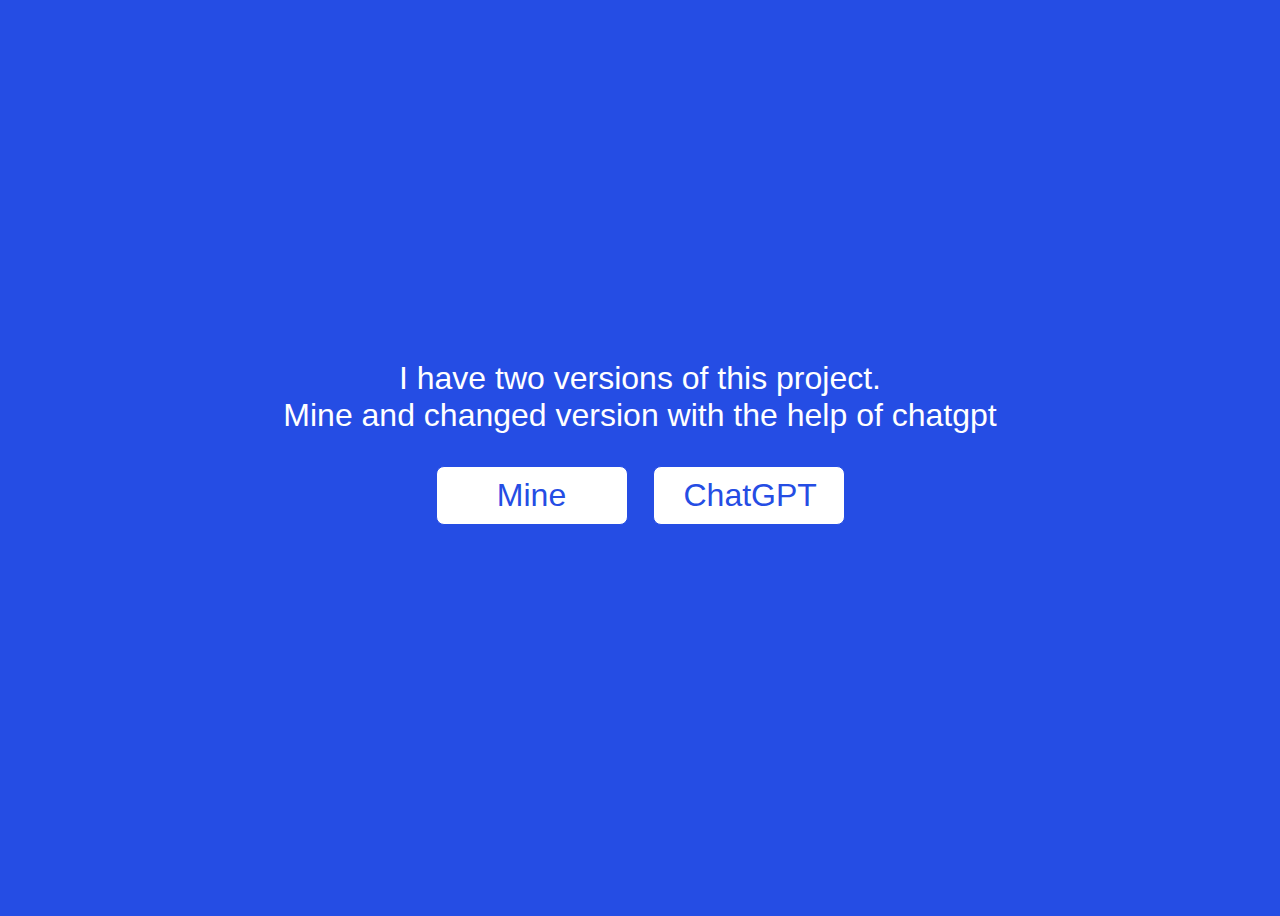
<file: index.html>
<!DOCTYPE html>
<html lang="en">

<head>
    <meta charset="UTF-8">
    <meta name="viewport" content="width=device-width, initial-scale=1.0">
    <link rel="stylesheet" href="styles.css">
    <title>Project: Landing Page. Foundation Course. Versions</title>
</head>

<body>
    <p>I have two versions of this project. <br>Mine and changed version with the help of chatgpt
    </p>
    <ul>
        <li><a href="just-mine/index.html">Mine</a></li>
        <li><a href="improved-with-chat-gpt/index.html">ChatGPT</a></li>
    </ul>
</body>

</html>
</file>
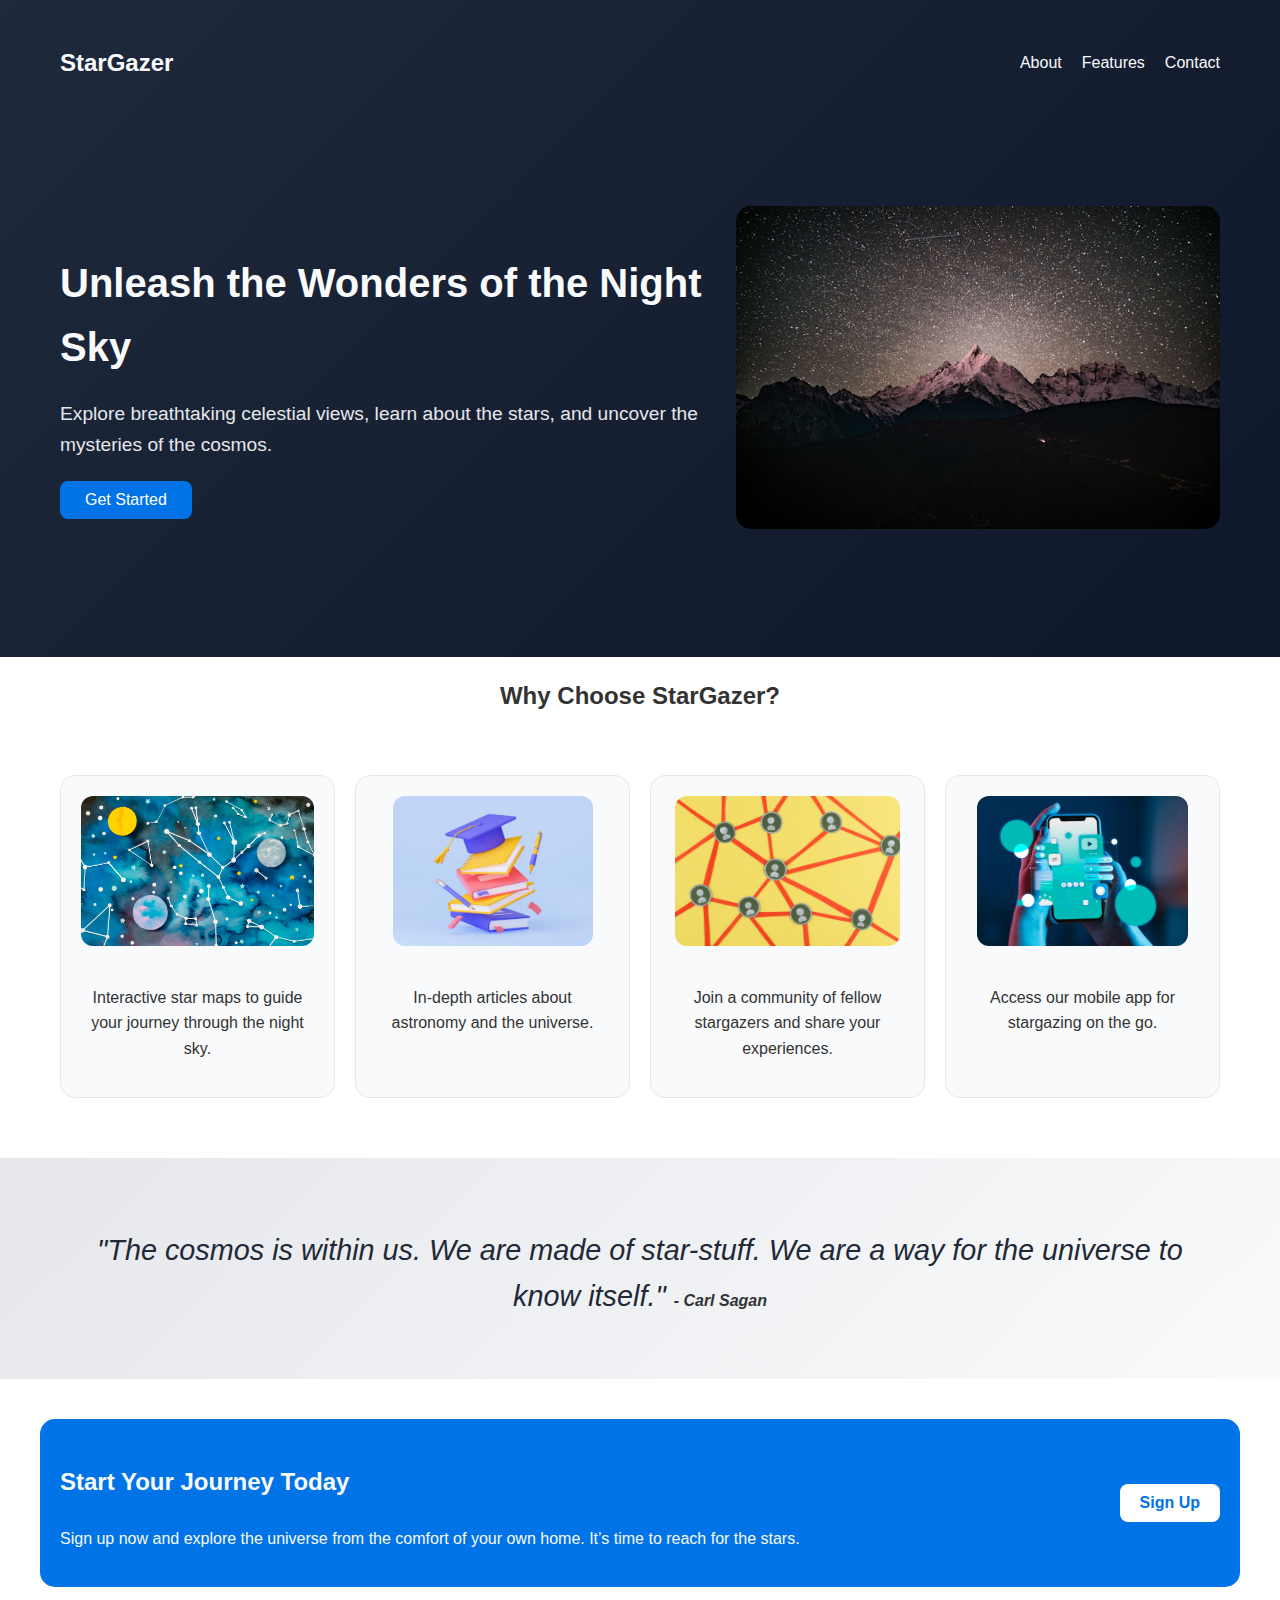
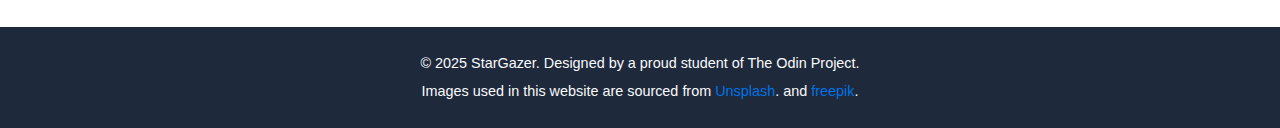
<file: improved-with-chat-gpt/index.html>
<!DOCTYPE html>
<html lang="en">

<head>
    <meta charset="UTF-8">
    <meta name="viewport" content="width=device-width, initial-scale=1.0">
    <link rel="stylesheet" href="styles.css">
    <title>Discover the Stars</title>
</head>

<body>
    <div class="top">
        <header class="header">
            <div>
                <p>StarGazer</p>
            </div>
            <nav class="header-nav">
                <ul>
                    <li><a href="#about">About</a></li>
                    <li><a href="#features">Features</a></li>
                    <li><a href="#contact">Contact</a></li>
                </ul>
            </nav>
        </header>
        <div class="hero">
            <div class="hero-text">
                <h1>Unleash the Wonders of the Night Sky</h1>
                <p>Explore breathtaking celestial views, learn about the stars, and uncover the mysteries of the cosmos.
                </p>
                <button>Get Started</button>
            </div>
            <div class="hero-image">
                <img src="img/hero-image-from-unsplash.jpg" alt="A beautiful starry night over a mountain range">
            </div>
        </div>
    </div>

    <main class="main-content">
        <h2>Why Choose StarGazer?</h2>
        <section class="cards">
            <div class="card">
                <img src="img/freepik-1.jpg" alt="Star maps">
                <p>Interactive star maps to guide your journey through the night sky.</p>
            </div>
            <div class="card">
                <img src="img/freepik-2.jpg" alt="Educational articles">
                <p>In-depth articles about astronomy and the universe.</p>
            </div>
            <div class="card">
                <img src="img/freepik-3.jpg" alt="Community forums">
                <p>Join a community of fellow stargazers and share your experiences.</p>
            </div>
            <div class="card">
                <img src="img/freepik-4.jpg" alt="Mobile app">
                <p>Access our mobile app for stargazing on the go.</p>
            </div>
        </section>

        <section id="quote" class="quote">
            <blockquote>
                "The cosmos is within us. We are made of star-stuff. We are a way for the universe to know itself."
                <cite>- Carl Sagan</cite>
            </blockquote>
        </section>

        <section id="signup" class="signup">
            <div class="signup-text">
                <p>Start Your Journey Today</p>
                <p>Sign up now and explore the universe from the comfort of your own home. It’s time to reach for the
                    stars.</p>
            </div>
            <div class="signup-button">
                <button>Sign Up</button>
            </div>
        </section>
    </main>

    <footer class="footer">
        <p>&copy; 2025 StarGazer. Designed by a proud student of The Odin Project.</p>
        <p>Images used in this website are sourced from <a href="https://unsplash.com" target="_blank">Unsplash</a>. and
            <a href="https://freepik.com/">freepik</a>.
        </p>
    </footer>
</body>

</html>
</file>
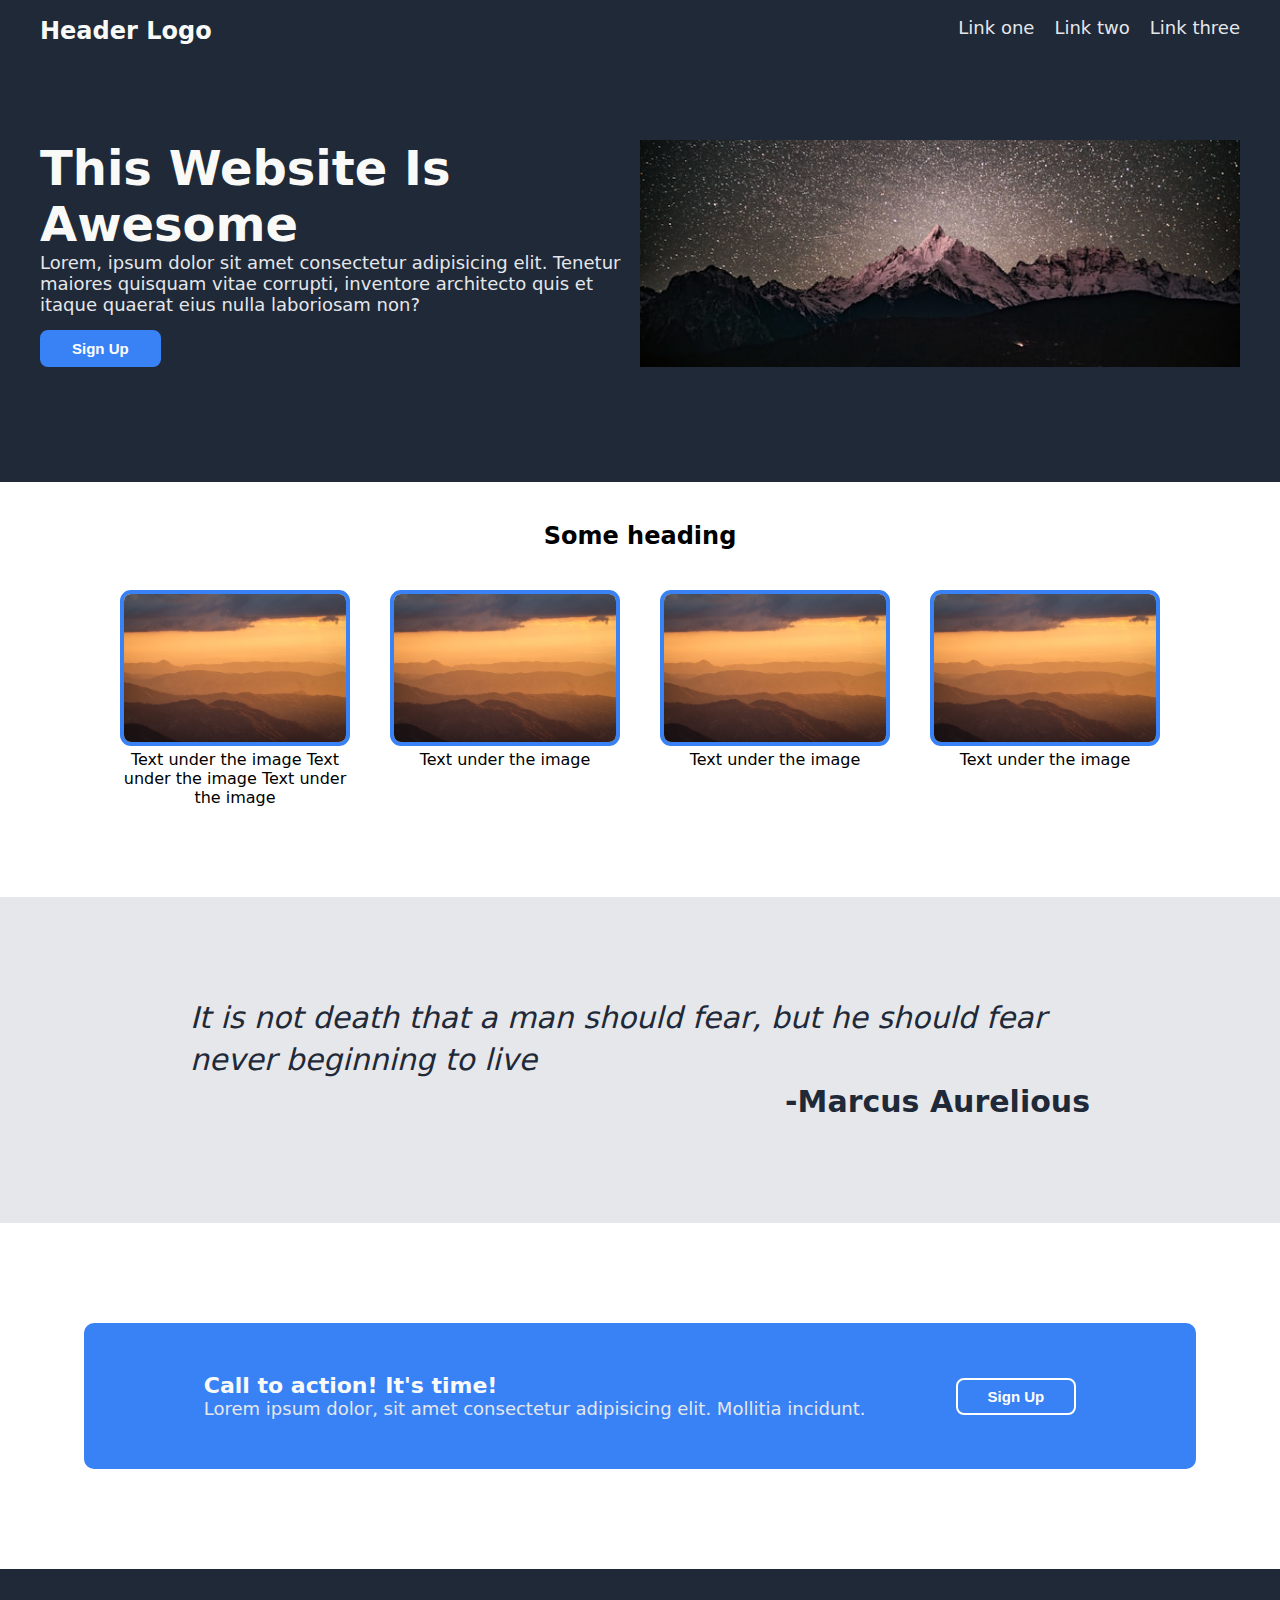
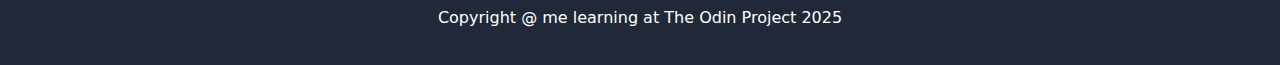
<file: just-mine/index.html>
<!DOCTYPE html>
<html lang="en">

<head>
    <meta charset="UTF-8">
    <meta name="viewport" content="width=device-width, initial-scale=1.0">
    <link rel="stylesheet" href="styles.css">
    <title>Landing page project</title>
</head>

<body>
    <div class="top">
        <div class="header">
            <div>
                <p>Header Logo</p>
            </div>
            <nav class="header-nav">
                <ul>
                    <li><a href="">Link one</a></li>
                    <li><a href="">Link two</a></li>
                    <li><a href="">Link three</a></li>
                </ul>
            </nav>
        </div>
        <div class="hero">
            <div class="hero-text">
                <h1>This Website Is Awesome</h1>
                <p>Lorem, ipsum dolor sit amet consectetur adipisicing elit. Tenetur maiores quisquam vitae corrupti,
                    inventore architecto quis et itaque quaerat eius nulla laboriosam non?</p>
                <button>Sign Up</button>
            </div>
            <div class="hero-image">
                <img src="img/hero-image-from-unsplash.jpg" alt="Mountains Under a Starry Night Sky">
            </div>
        </div>
    </div>

    <main class="main-content">
        <h2>Some heading</h2>
        <section class="cards">
            <div class="card">
                <img src="img/card-image.jpg" alt="Descriptive alt text">
                <p>Text under the image Text under the image Text under the image</p>
            </div>
            <div class="card">
                <img src="img/card-image.jpg" alt="Descriptive alt text">
                <p>Text under the image</p>
            </div>
            <div class="card">
                <img src="img/card-image.jpg" alt="Descriptive alt text">
                <p>Text under the image</p>
            </div>
            <div class="card">
                <img src="img/card-image.jpg" alt="Descriptive alt text">
                <p>Text under the image</p>
            </div>
        </section>

        <section class="quote">
            <blockquote>It is not death that a man should fear, but he should fear never beginning to live
                <cite>-Marcus Aurelious</cite>
            </blockquote>
        </section>

        <section class="signup">
            <div class="signup-text">
                <p>Call to action! It's time!</p>
                <p>Lorem ipsum dolor, sit amet consectetur adipisicing elit. Mollitia incidunt.</p>
            </div>

            <div class="signup-button">
                <button>Sign Up</button>
            </div>
        </section>
    </main>

    <footer class="footer">
        <p>Copyright @ me learning at The Odin Project 2025</p>
    </footer>
</body>

</html>
</file>
<file: styles.css>
html {
    font-family: 'Franklin Gothic Medium', 'Arial Narrow', Arial, sans-serif;
    font-size: 16px;
}

*,
*:before,
*:after {
    box-sizing: inherit;
}

body {
    min-height: 100vh;
    display: flex;
    flex-direction: column;
    justify-content: center;
    align-items: center;
    background-color: #254de4;
    color: #fff;
    font-size: 2em;
}

p {
    text-align: center;
    margin: 0;
}

ul {
    list-style-type: none;
    display: flex;
    gap: 25px;
    padding: 0;
}

ul a {
    text-decoration: none;
    color: inherit;
    display: inline-block;
    padding: 10px 30px;
    color: #254de4;
    background: #fff;
    border-radius: 8px;
    width: 130px;
    text-align: center;
    border: 1px solid #254de4;
}

ul a:hover {
    color: #fff;
    background: #254de4;
    border: 1px solid #fff;
    transition: all 0.4s ease;
}
</file>
<file: improved-with-chat-gpt/styles.css>
html {
    box-sizing: border-box;
    font-family: 'Roboto', sans-serif;
    font-size: 16px;
    scroll-behavior: smooth;
}

*,
*:before,
*:after {
    box-sizing: inherit;
}

body {
    margin: 0;
    padding: 0;
    display: flex;
    flex-direction: column;
    line-height: 1.6;
    color: #333;
}

/* Global Styles */
ul {
    list-style: none;
    padding: 0;
}

a {
    text-decoration: none;
    color: inherit;
    transition: color 0.3s ease;
}

a:hover {
    color: #0073e6;
}

/* Top Section */
.top {
    background: linear-gradient(135deg, #1e293b, #0f172a);
    color: #f9fafb;
    padding-bottom: 40px;
}

.header {
    display: flex;
    justify-content: space-between;
    align-items: center;
    max-width: 1200px;
    margin: 0 auto;
    padding: 20px;
}

.header p {
    font-size: 1.5rem;
    font-weight: bold;
}

.header-nav ul {
    display: flex;
    gap: 20px;
}

.header-nav a {
    font-size: 1rem;
    font-weight: 500;
}

.hero {
    display: flex;
    align-items: center;
    justify-content: space-between;
    gap: 30px;
    max-width: 1200px;
    margin: 60px auto;
    padding: 20px;
}

.hero-text h1 {
    font-size: 2.5rem;
    color: #f9fafb;
    margin-bottom: 20px;
}

.hero-text p {
    font-size: 1.2rem;
    color: #e5e7eb;
    margin-bottom: 20px;
}

.hero-text button {
    background-color: #0073e6;
    color: #fff;
    padding: 10px 25px;
    border: none;
    border-radius: 8px;
    font-size: 1rem;
    cursor: pointer;
    transition: background-color 0.3s ease;
}

.hero-text button:hover {
    background-color: #005bb5;
}

.hero-image img {
    width: 100%;
    border-radius: 15px;
}


.main-content h2 {
    text-align: center;
}

/* Cards Section */
.cards {
    display: grid;
    grid-template-columns: repeat(auto-fit, minmax(250px, 1fr));
    gap: 20px;
    max-width: 1200px;
    margin: 40px auto;
    padding: 20px;
}

.card {
    background-color: #f9fafb;
    border: 1px solid #e5e7eb;
    border-radius: 15px;
    padding: 20px;
    text-align: center;
    transition: transform 0.3s ease, box-shadow 0.3s ease;
}

.card:hover {
    transform: translateY(-10px);
    box-shadow: 0 10px 20px rgba(0, 0, 0, 0.1);
}

.card img {
    max-width: 100%;
    border-radius: 12px;
    margin-bottom: 15px;
    height: 150px;
    object-fit: cover;
}

/* Quote Section */
.quote {
    background: linear-gradient(135deg, #e5e7eb, #f9fafb);
    text-align: center;
    padding: 40px 20px;
}

.quote blockquote {
    font-size: 1.8rem;
    font-style: italic;
    color: #1f2937;
    margin-bottom: 20px;
}

.quote cite {
    font-size: 1rem;
    font-weight: bold;
    color: #333;
}

/* Sign-Up Section */
.signup {
    display: flex;
    flex-wrap: wrap;
    align-items: center;
    justify-content: space-between;
    background-color: #0073e6;
    color: #f9fafb;
    max-width: 1200px;
    margin: 40px auto;
    padding: 20px;
    border-radius: 15px;
}

.signup-text p:first-child {
    font-size: 1.5rem;
    font-weight: bold;
}

.signup-button button {
    background-color: #fff;
    color: #0073e6;
    padding: 10px 20px;
    border: none;
    border-radius: 8px;
    font-size: 1rem;
    font-weight: bold;
    cursor: pointer;
    transition: background-color 0.3s ease, color 0.3s ease;
}

.signup-button button:hover {
    background-color: #005bb5;
    color: #fff;
}

/* Footer */
.footer {
    background-color: #1e293b;
    color: #f9fafb;
    text-align: center;
    padding: 20px;
    font-size: 0.9rem;
}


.footer p {
    margin: 5px 0;
    font-size: 0.9rem;
}

.footer a {
    color: #0073e6;
    text-decoration: none;
}

.footer a:hover {
    text-decoration: underline;
}

/* Media Queries */
@media (max-width: 768px) {
    .hero {
        flex-direction: column;
        text-align: center;
    }

    .signup {
        flex-direction: column;
        text-align: center;
    }

    .signup-text,
    .signup-button {
        padding: 20px;
    }
}
</file>
<file: just-mine/styles.css>
html {
    box-sizing: border-box;
    font-family: system-ui, -apple-system, BlinkMacSystemFont, 'Segoe UI', Roboto, Oxygen, Ubuntu, Cantarell, 'Open Sans', 'Helvetica Neue', sans-serif;
}

*,
*:before,
*:after {
    box-sizing: inherit;
}

* {
    margin: 0;
    padding: 0;
}

body {
    display: flex;
    flex-direction: column;
}

ul {
    list-style-type: none;
}

.top {
    background-color: #1f2937;
    display: flex;
    flex-flow: column wrap;
    align-content: center;
}

.header {
    display: flex;
    justify-content: space-between;
    margin-top: 17px;
}


.header,
.hero {
    max-width: 1200px;
}

.header p {
    font-size: 24px;
    color: #f9faf8;
    font-weight: 900;
}

.header-nav a,
.hero-text p {
    color: #e5e7eb;
    font-size: 18px;
    text-decoration: none;
}

.header-nav a:hover {
    color: #fff;
    border-bottom: 1px solid #fff;
}

.header-nav ul {
    display: flex;
    gap: 20px;
}

.hero {
    display: flex;
    margin: 95px 0 115px 0;
}

.hero>* {
    flex: 1 1 0;
}

.hero-text h1 {
    font-size: 48px;
    color: #f9faf8;
    font-weight: 900;
}

.hero-text button {
    background-color: #3882f6;
    color: #fff;
    padding: 8px 30px;
    border-radius: 8px;
    margin-top: 15px;
    font-weight: 700;
    font-size: 15px;
    border: 2px solid #3882f6;
}

.hero-text button:hover {
    background-color: #fff;
    color: #3882f6;
    border: 2px solid #fff;
    transition: all 0.3s ease;
}

.hero-image {
    position: relative;
}

.hero-image img {
    height: 100%;
    width: 100%;
    position: absolute;
    top: 0;
    left: 0;
    object-fit: cover;
}

.main-content {
    display: flex;
    flex-direction: column;
}

.cards,
.quote,
.signup {
    justify-content: center;
}

.main-content h2 {
    margin-top: 40px;
    text-align: center;
}

.cards {
    display: flex;
    flex-wrap: wrap;
    gap: 40px;
    margin: 40px 0 90px 0;
}

.card {
    width: 230px;
}

.card img {
    width: 100%;
    border-radius: 11px;
    border: 4px solid #3882f6;
}

.card p {
    text-align: center;
}

.quote {
    background-color: #e5e7eb;
    display: flex;
    width: 100%;
}

.quote blockquote {
    line-height: 1.4;
    max-width: 900px;
    padding: 100px 0;
    color: #1f2937;
    font-size: 30px;
    font-style: italic;
    font-weight: 300;

    display: flex;
    flex-direction: column;
}

.quote cite {
    align-self: self-end;
    font-weight: 700;
    font-style: normal;
}

.signup {
    display: flex;
    margin: 100px 0;
}


.signup-text,
.signup-button {
    background-color: #3882f6;
    padding: 50px 120px;
}

.signup-text {
    border-top-left-radius: 10px;
    border-bottom-left-radius: 10px;
    padding-right: 45px;
}

.signup-button {
    border-top-right-radius: 10px;
    border-bottom-right-radius: 10px;
    padding-left: 45px;
}

.signup-text p:nth-child(1) {
    color: #f9faf8;
    font-size: 22px;
    font-weight: 700;
}

.signup-text p:nth-child(2) {
    color: #e5e7eb;
    font-size: 18px;
}

.signup-button {
    display: flex;
    justify-content: center;
    align-items: center;
}

.signup-button button {
    background-color: #3882f6;
    color: #fff;
    padding: 8px 30px;
    border-radius: 8px;
    font-weight: 700;
    font-size: 15px;
    border: 2px solid #fff;
    width: max-content;
}

.signup-button button:hover {
    background-color: #fff;
    color: #3882f6;
    transition: all 0.3s ease;
}

.footer {
    background-color: #1f2937;
    color: #fff;
    height: 96px;
    display: flex;
    justify-content: center;
    align-items: center;
}
</file>
